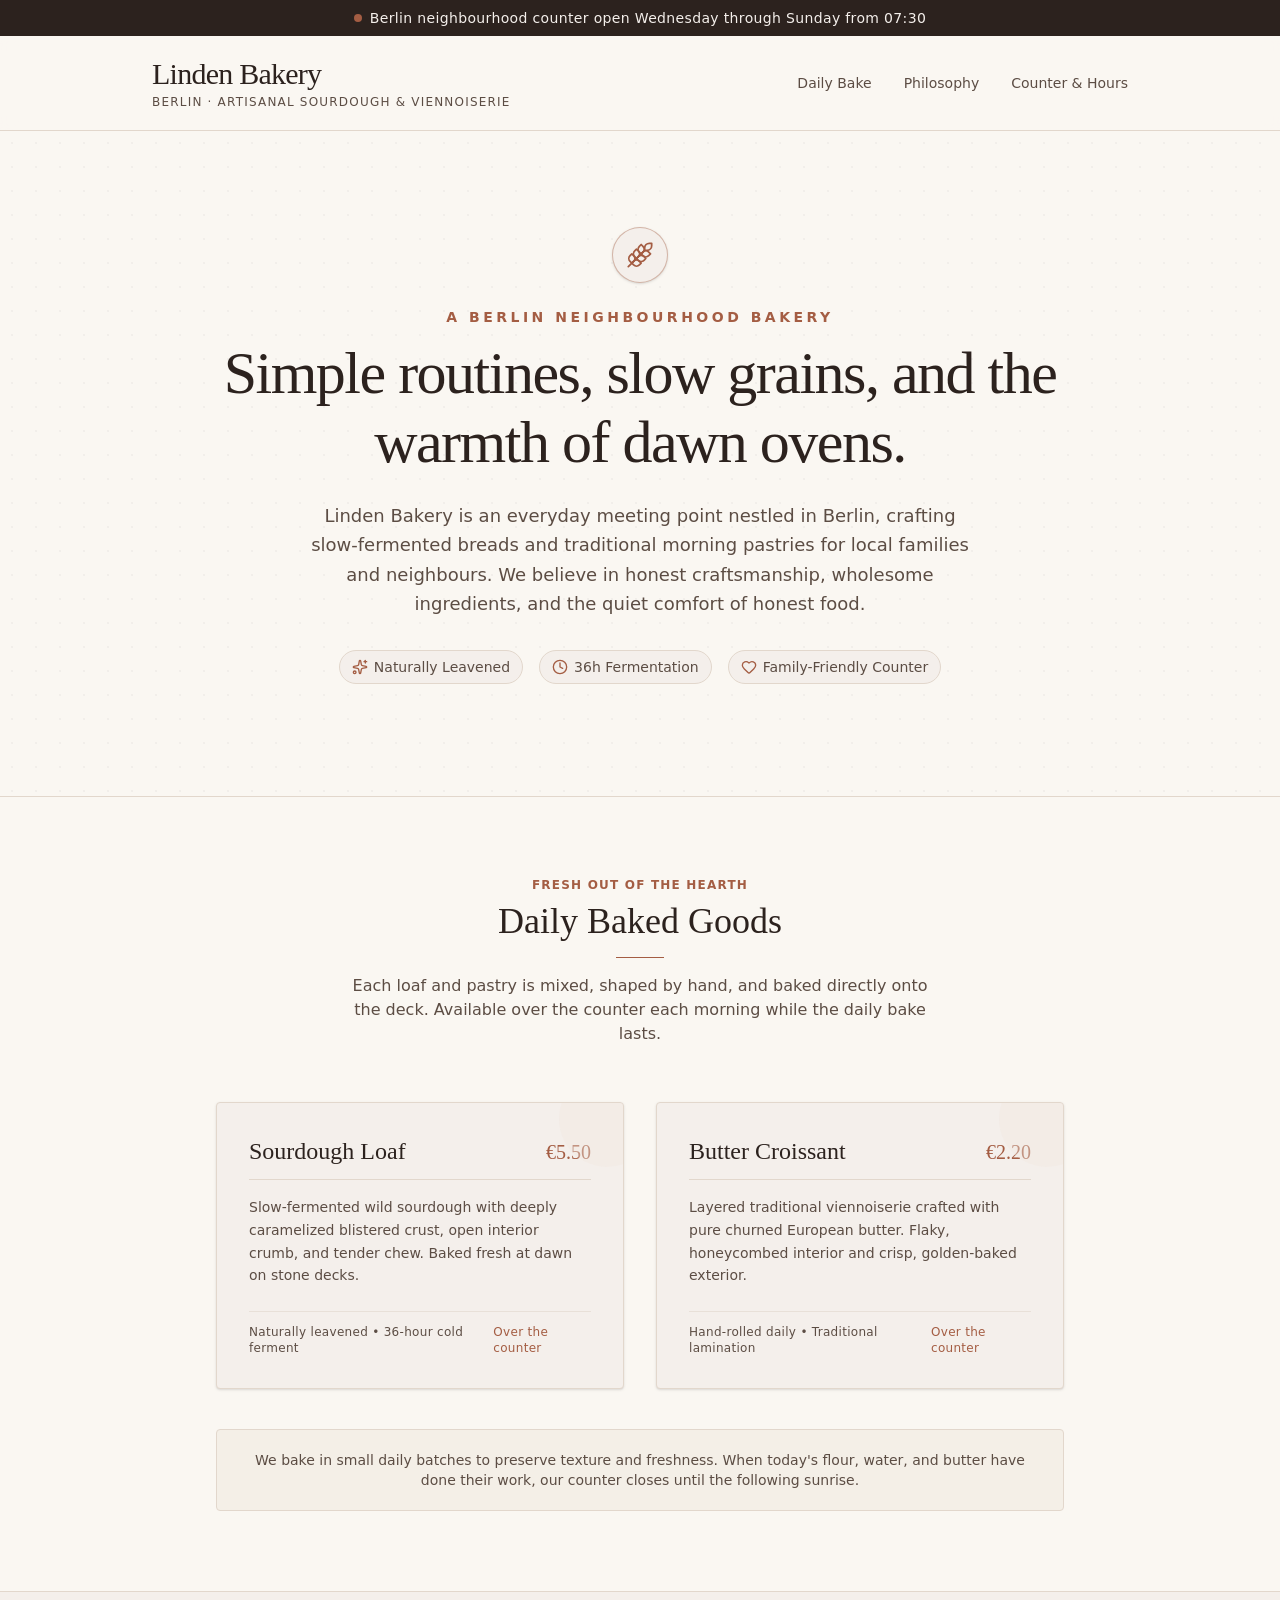
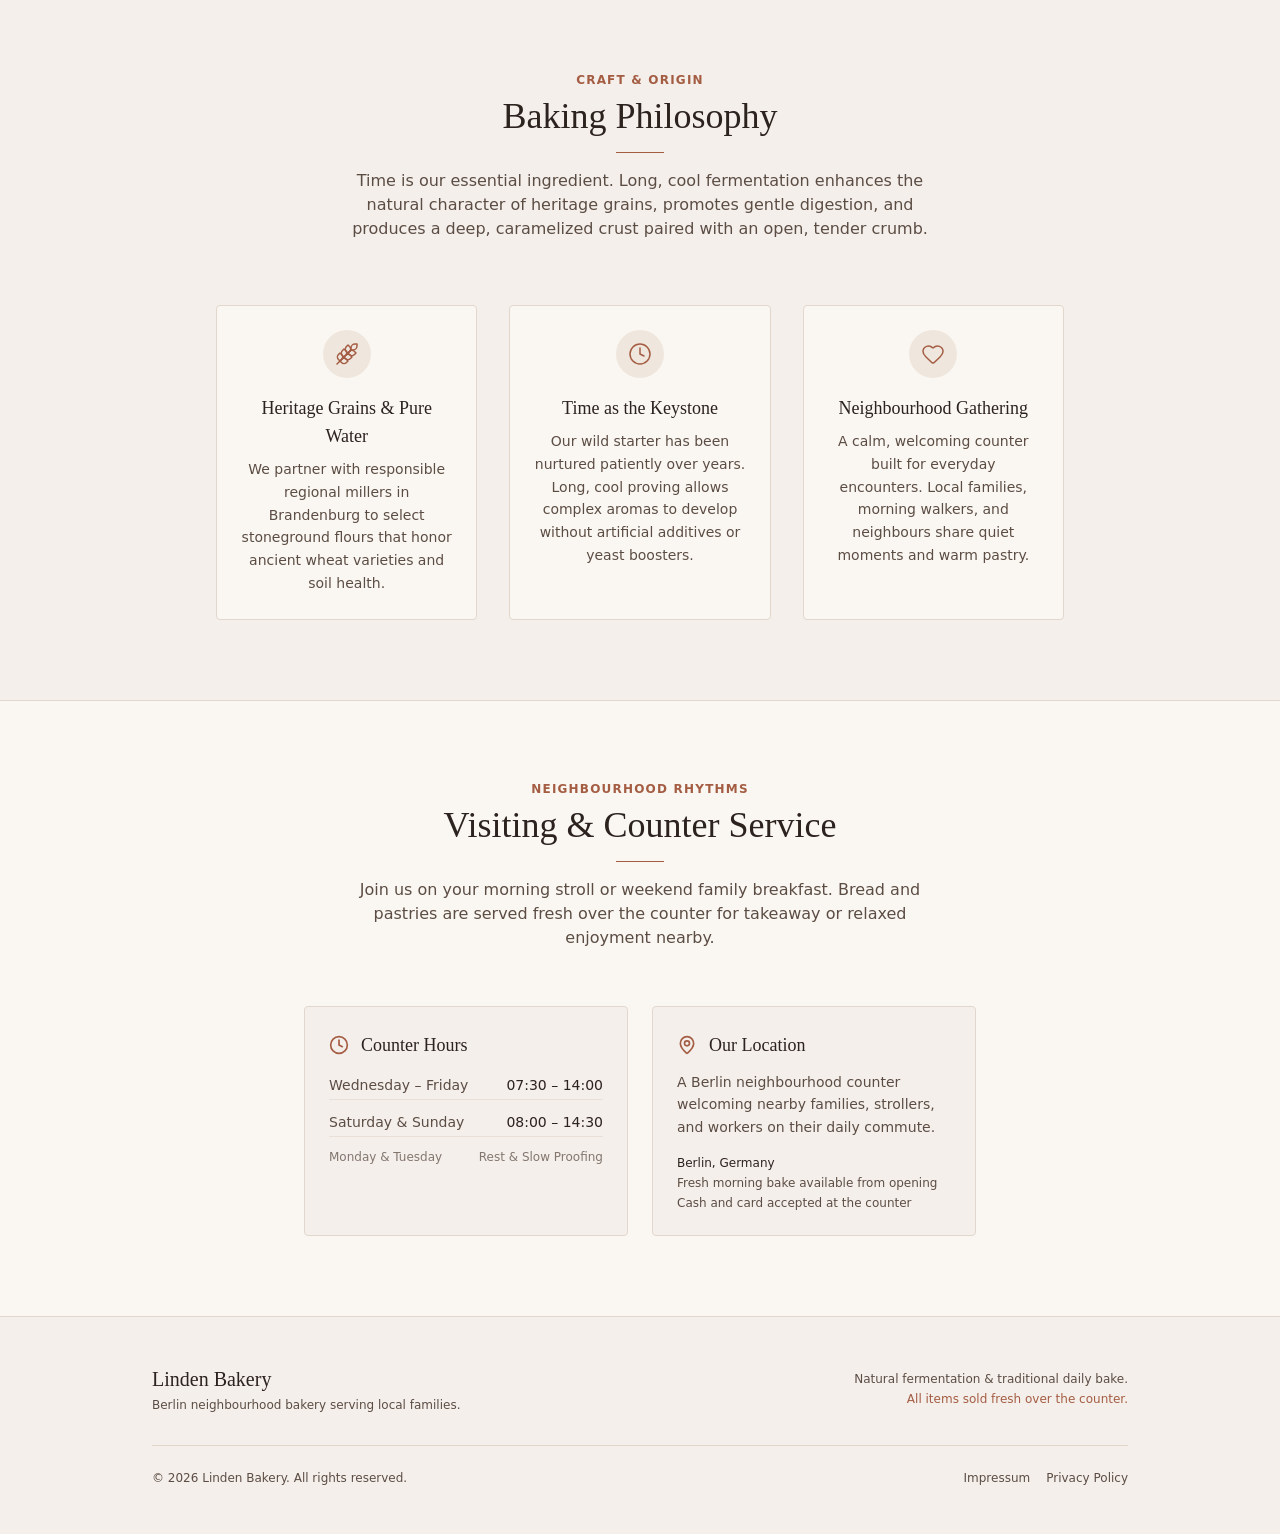
<file: index.html>
<!DOCTYPE html><html lang="en"><head><meta charset="UTF-8"><meta name="viewport" content="width=device-width,initial-scale=1.0"><meta name="theme-color" content="#111111"><title>Linden Bakery</title>  <script type="module" crossorigin="" src="./assets/index-rQcI4FW1.js"></script>
  <link rel="stylesheet" crossorigin="" href="./assets/index-BUD64OE3.css">
<meta name="ezsites-version" content="qa-staging-1023-create-58bab823975be24ad68eb0bc0424bdcf-legal-f2954504da28eaf3226581e8410282a9"></head><body><div id="root"></div><div id="ezsites-managed-legal" lang="en" role="contentinfo" aria-label="Legal Information" style="all:initial!important;font:14px/1.6 system-ui,sans-serif!important;color:#172033!important;display:block!important;position:relative!important;visibility:visible!important;opacity:1!important;padding:20px!important;background:#f5f6f8!important;text-align:center!important;clear:both!important;"><strong style="all:initial!important;font:14px/1.6 system-ui,sans-serif!important;color:#172033!important;display:inline!important;">Legal Information</strong> <a style="all:initial!important;font:14px/1.6 system-ui,sans-serif!important;color:#172033!important;display:inline-flex!important;align-items:center!important;min-height:44px!important;box-sizing:border-box!important;text-decoration:underline!important;padding:0 8px!important;" href="/legal#impressum">Impressum</a> <a style="all:initial!important;font:14px/1.6 system-ui,sans-serif!important;color:#172033!important;display:inline-flex!important;align-items:center!important;min-height:44px!important;box-sizing:border-box!important;text-decoration:underline!important;padding:0 8px!important;" href="/legal#privacy">Privacy Policy</a></div></body></html>
</file>
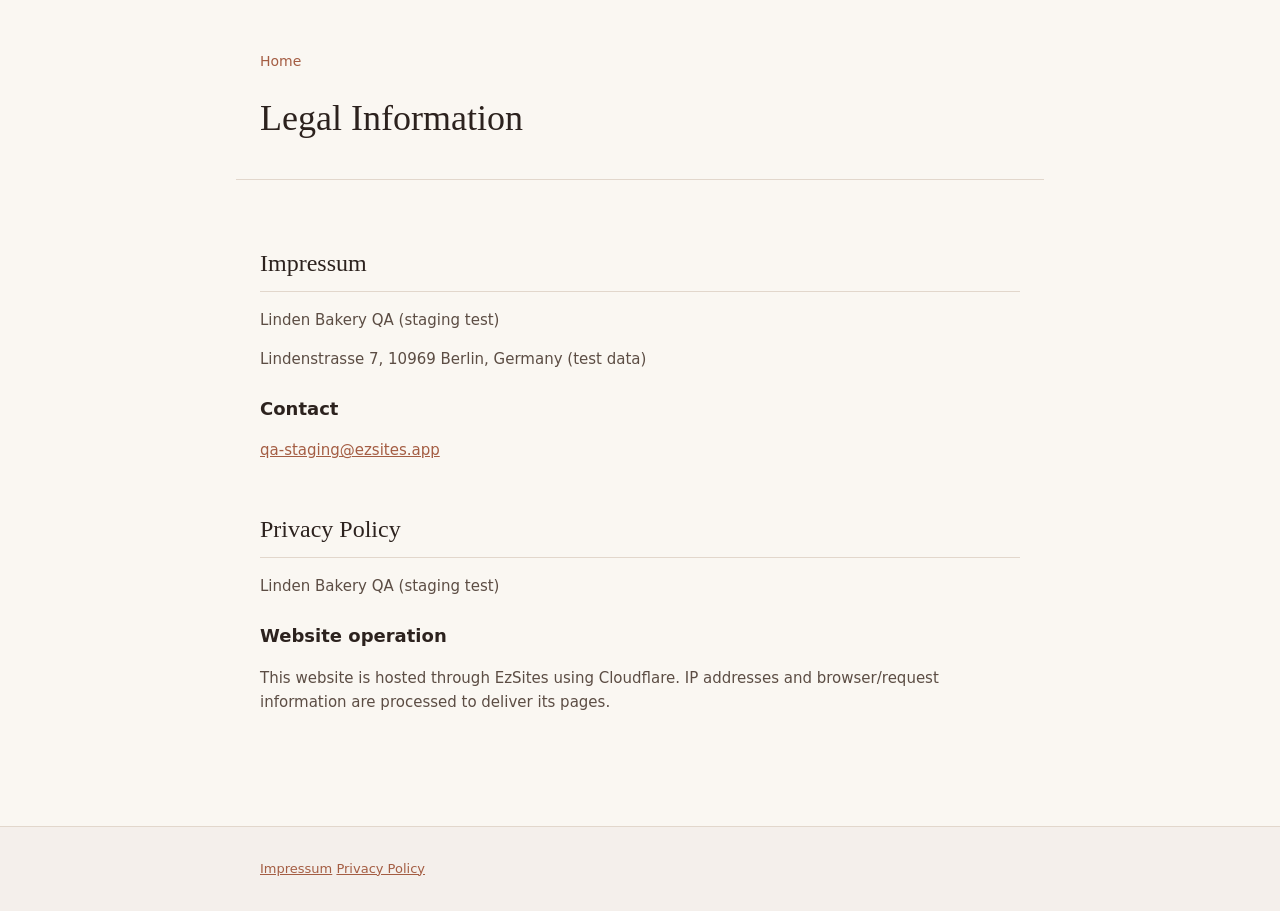
<file: legal/index.html>
<!DOCTYPE html><html lang="en"><head><meta charset="utf-8"><meta name="viewport" content="width=device-width,initial-scale=1"><meta name="ezsites-legal-design" content="1"><title>Legal Information</title><style>body { background-color: #FAF7F2; color: #2C221E; font-family: ui-sans-serif, system-ui, -apple-system, BlinkMacSystemFont, 'Segoe UI', Roboto, sans-serif; margin: 0; padding: 0; line-height: 1.6; } header { max-width: 760px; margin: 0 auto; padding: 3rem 1.5rem 1.5rem; border-bottom: 1px solid #E2D7CC; } [data-ezsites-slot='home'] a { font-size: 0.875rem; text-decoration: none; color: #A45D43; font-weight: 500; } [data-ezsites-slot='home'] a:hover { text-decoration: underline; } [data-ezsites-slot='title'] h1 { font-family: Georgia, Cambria, 'Times New Roman', serif; font-size: 2.25rem; font-weight: normal; margin: 1rem 0 0.5rem; color: #2C221E; } main { max-width: 760px; margin: 0 auto; padding: 2rem 1.5rem 4rem; } article { margin-bottom: 3rem; } h2 { font-family: Georgia, Cambria, 'Times New Roman', serif; font-size: 1.5rem; font-weight: normal; color: #2C221E; border-bottom: 1px solid #E2D7CC; padding-bottom: 0.5rem; margin-top: 2rem; margin-bottom: 1rem; } h3 { font-size: 1.125rem; color: #2C221E; margin-top: 1.5rem; margin-bottom: 0.5rem; } p, li { color: #5C4D44; font-size: 0.9375rem; word-break: break-word; } a { color: #A45D43; } [data-ezsites-slot='notice'] { background-color: #F4EFEB; border: 1px solid #E2D7CC; border-radius: 4px; padding: 1rem; margin-bottom: 2rem; font-size: 0.875rem; color: #5C4D44; } footer { border-top: 1px solid #E2D7CC; background-color: #F4EFEB; padding: 2rem 1.5rem; } [data-ezsites-slot='footer'] { max-width: 760px; margin: 0 auto; font-size: 0.8125rem; color: #5C4D44; }</style><meta name="ezsites-version" content="qa-staging-1023-create-58bab823975be24ad68eb0bc0424bdcf-legal-f2954504da28eaf3226581e8410282a9"></head><body><header><nav><div data-ezsites-slot="home"><a href="/">Home</a></div></nav><div data-ezsites-slot="title"><h1>Legal Information</h1></div></header><main><article><div data-ezsites-slot="impressum"><section id="impressum" data-ezsites-legal-content="impressum">
    <h2>Impressum</h2><p>Linden Bakery QA (staging test)</p><p>Lindenstrasse 7, 10969 Berlin, Germany (test data)</p>
    <h3>Contact</h3>
    <p><a href="mailto:qa-staging@ezsites.app">qa-staging@ezsites.app</a></p>
    
    
    
  </section></div></article><article><div data-ezsites-slot="privacy"><section id="privacy" data-ezsites-legal-content="privacy">
    <h2>Privacy Policy</h2><p>Linden Bakery QA (staging test)</p>
    <h3>Website operation</h3><p>This website is hosted through EzSites using Cloudflare. IP addresses and browser/request information are processed to deliver its pages.</p>
    
    
    
    
    
  </section></div></article></main><footer><div data-ezsites-slot="footer"><nav aria-label="Legal Information"><a href="/legal#impressum">Impressum</a> <a href="/legal#privacy">Privacy Policy</a></nav></div></footer></body></html>
</file>
<file: assets/index-BUD64OE3.css>
/*! tailwindcss v4.3.5 | MIT License | https://tailwindcss.com */@layer properties{@supports (((-webkit-hyphens:none)) and (not (margin-trim:block))) or ((-moz-orient:inline) and (not (color:rgb(from red r g b)))){*,:before,:after,::backdrop{--tw-space-y-reverse:0;--tw-border-style:solid;--tw-leading:initial;--tw-font-weight:initial;--tw-tracking:initial;--tw-shadow:0 0 #0000;--tw-shadow-color:initial;--tw-shadow-alpha:100%;--tw-inset-shadow:0 0 #0000;--tw-inset-shadow-color:initial;--tw-inset-shadow-alpha:100%;--tw-ring-color:initial;--tw-ring-shadow:0 0 #0000;--tw-inset-ring-color:initial;--tw-inset-ring-shadow:0 0 #0000;--tw-ring-inset:initial;--tw-ring-offset-width:0px;--tw-ring-offset-color:#fff;--tw-ring-offset-shadow:0 0 #0000;--tw-backdrop-blur:initial;--tw-backdrop-brightness:initial;--tw-backdrop-contrast:initial;--tw-backdrop-grayscale:initial;--tw-backdrop-hue-rotate:initial;--tw-backdrop-invert:initial;--tw-backdrop-opacity:initial;--tw-backdrop-saturate:initial;--tw-backdrop-sepia:initial;--tw-scale-x:1;--tw-scale-y:1;--tw-scale-z:1}}}@layer theme{:root,:host{--font-sans:-apple-system, BlinkMacSystemFont, "Segoe UI", Roboto, "Helvetica Neue", "Noto Sans", Arial, sans-serif, "Apple Color Emoji", "Segoe UI Emoji", "Segoe UI Symbol", "Noto Color Emoji";--font-serif:ui-serif, Georgia, Cambria, "Times New Roman", Times, serif;--font-mono:ui-monospace, SFMono-Regular, Menlo, Monaco, Consolas, "Liberation Mono", "Courier New", monospace;--spacing:.25rem;--container-xl:36rem;--container-2xl:42rem;--container-4xl:56rem;--container-5xl:64rem;--text-xs:.75rem;--text-xs--line-height:calc(1 / .75);--text-sm:.875rem;--text-sm--line-height:calc(1.25 / .875);--text-base:1rem;--text-base--line-height: 1.5 ;--text-lg:1.125rem;--text-lg--line-height:calc(1.75 / 1.125);--text-xl:1.25rem;--text-xl--line-height:calc(1.75 / 1.25);--text-2xl:1.5rem;--text-2xl--line-height:calc(2 / 1.5);--text-3xl:1.875rem;--text-3xl--line-height: 1.2 ;--text-4xl:2.25rem;--text-4xl--line-height:calc(2.5 / 2.25);--text-6xl:3.75rem;--text-6xl--line-height:1;--font-weight-medium:500;--font-weight-semibold:600;--tracking-tight:-.025em;--tracking-wide:.025em;--tracking-widest:.1em;--leading-relaxed:1.625;--radius-sm:.25rem;--animate-pulse:pulse 2s cubic-bezier(.4, 0, .6, 1) infinite;--blur-sm:8px;--default-transition-duration:.15s;--default-transition-timing-function:cubic-bezier(.4, 0, .2, 1);--default-font-family:var(--font-sans);--default-mono-font-family:var(--font-mono)}}@layer base{*,:after,:before,::backdrop{box-sizing:border-box;border:0 solid;margin:0;padding:0}::file-selector-button{box-sizing:border-box;border:0 solid;margin:0;padding:0}html,:host{-webkit-text-size-adjust:100%;tab-size:4;line-height:1.5;font-family:var(--default-font-family,-apple-system, BlinkMacSystemFont, "Segoe UI", Roboto, "Helvetica Neue", "Noto Sans", Arial, sans-serif, "Apple Color Emoji", "Segoe UI Emoji", "Segoe UI Symbol", "Noto Color Emoji");font-feature-settings:var(--default-font-feature-settings,normal);font-variation-settings:var(--default-font-variation-settings,normal);-webkit-tap-highlight-color:transparent}hr{height:0;color:inherit;border-top-width:1px}abbr:where([title]){-webkit-text-decoration:underline dotted;text-decoration:underline dotted}h1,h2,h3,h4,h5,h6{font-size:inherit;font-weight:inherit}a{color:inherit;-webkit-text-decoration:inherit;text-decoration:inherit}b,strong{font-weight:bolder}code,kbd,samp,pre{font-family:var(--default-mono-font-family,ui-monospace, SFMono-Regular, Menlo, Monaco, Consolas, "Liberation Mono", "Courier New", monospace);font-feature-settings:var(--default-mono-font-feature-settings,normal);font-variation-settings:var(--default-mono-font-variation-settings,normal);font-size:1em}small{font-size:80%}sub,sup{vertical-align:baseline;font-size:75%;line-height:0;position:relative}sub{bottom:-.25em}sup{top:-.5em}table{text-indent:0;border-color:inherit;border-collapse:collapse}:-moz-focusring:where(:not(iframe)){outline:auto}progress{vertical-align:baseline}summary{display:list-item}ol,ul,menu{list-style:none}img,svg,video,canvas,audio,iframe,embed,object{vertical-align:middle;display:block}img,video{max-width:100%;height:auto}button,input,select,optgroup,textarea{font:inherit;font-feature-settings:inherit;font-variation-settings:inherit;letter-spacing:inherit;color:inherit;opacity:1;background-color:#0000;border-radius:0}::file-selector-button{font:inherit;font-feature-settings:inherit;font-variation-settings:inherit;letter-spacing:inherit;color:inherit;opacity:1;background-color:#0000;border-radius:0}:where(select:is([multiple],[size])) optgroup{font-weight:bolder}:where(select:is([multiple],[size])) optgroup option{padding-inline-start:20px}::file-selector-button{margin-inline-end:4px}::placeholder{opacity:1}@supports (not ((-webkit-appearance:-apple-pay-button))) or (contain-intrinsic-size:1px){::placeholder{color:currentColor}@supports (color:color-mix(in lab,red,red)){::placeholder{color:color-mix(in oklab,currentcolor 50%,transparent)}}}textarea{resize:vertical}::-webkit-search-decoration{-webkit-appearance:none}::-webkit-date-and-time-value{min-height:1lh;text-align:inherit}::-webkit-datetime-edit{display:inline-flex}::-webkit-datetime-edit-fields-wrapper{padding:0}::-webkit-datetime-edit{padding-block:0}::-webkit-datetime-edit-year-field{padding-block:0}::-webkit-datetime-edit-month-field{padding-block:0}::-webkit-datetime-edit-day-field{padding-block:0}::-webkit-datetime-edit-hour-field{padding-block:0}::-webkit-datetime-edit-minute-field{padding-block:0}::-webkit-datetime-edit-second-field{padding-block:0}::-webkit-datetime-edit-millisecond-field{padding-block:0}::-webkit-datetime-edit-meridiem-field{padding-block:0}::-webkit-calendar-picker-indicator{line-height:1}:-moz-ui-invalid{box-shadow:none}button,input:where([type=button],[type=reset],[type=submit]){appearance:button}::file-selector-button{appearance:button}::-webkit-inner-spin-button{height:auto}::-webkit-outer-spin-button{height:auto}[hidden]:where(:not([hidden=until-found])){display:none!important}:root{--cream-bg:#faf7f2;--cream-card:#f4efeb;--cream-accent:#efe7de;--brown-primary:#2c221e;--brown-muted:#5c4d44;--terracotta:#a45d43;--border-warm:#e2d7cc}body{background-color:var(--cream-bg);color:var(--brown-primary);-webkit-font-smoothing:antialiased;font-family:ui-sans-serif,system-ui,-apple-system,BlinkMacSystemFont,Segoe UI,Roboto,Helvetica Neue,Arial,sans-serif}h1,h2,h3,h4{font-family:Georgia,Cambria,Times New Roman,Times,serif}}@layer components;@layer utilities{.visible{visibility:visible}.absolute{position:absolute}.relative{position:relative}.sticky{position:sticky}.top-0{top:0}.right-0{right:0}.z-30{z-index:30}.mx-auto{margin-inline:auto}.-mt-8{margin-top:calc(var(--spacing) * -8)}.mt-0\.5{margin-top:calc(var(--spacing) * .5)}.mt-1{margin-top:var(--spacing)}.mt-4{margin-top:calc(var(--spacing) * 4)}.mt-10{margin-top:calc(var(--spacing) * 10)}.-mr-8{margin-right:calc(var(--spacing) * -8)}.mb-2{margin-bottom:calc(var(--spacing) * 2)}.mb-3{margin-bottom:calc(var(--spacing) * 3)}.mb-4{margin-bottom:calc(var(--spacing) * 4)}.mb-6{margin-bottom:calc(var(--spacing) * 6)}.mb-8{margin-bottom:calc(var(--spacing) * 8)}.mb-14{margin-bottom:calc(var(--spacing) * 14)}.mb-16{margin-bottom:calc(var(--spacing) * 16)}.ml-4{margin-left:calc(var(--spacing) * 4)}.block{display:block}.flex{display:flex}.grid{display:grid}.hidden{display:none}.inline-block{display:inline-block}.inline-flex{display:inline-flex}.h-2{height:calc(var(--spacing) * 2)}.h-4{height:calc(var(--spacing) * 4)}.h-5{height:calc(var(--spacing) * 5)}.h-6{height:calc(var(--spacing) * 6)}.h-7{height:calc(var(--spacing) * 7)}.h-12{height:calc(var(--spacing) * 12)}.h-14{height:calc(var(--spacing) * 14)}.h-24{height:calc(var(--spacing) * 24)}.h-px{height:1px}.min-h-screen{min-height:100vh}.w-2{width:calc(var(--spacing) * 2)}.w-4{width:calc(var(--spacing) * 4)}.w-5{width:calc(var(--spacing) * 5)}.w-6{width:calc(var(--spacing) * 6)}.w-7{width:calc(var(--spacing) * 7)}.w-12{width:calc(var(--spacing) * 12)}.w-14{width:calc(var(--spacing) * 14)}.w-24{width:calc(var(--spacing) * 24)}.w-full{width:100%}.max-w-2xl{max-width:var(--container-2xl)}.max-w-4xl{max-width:var(--container-4xl)}.max-w-5xl{max-width:var(--container-5xl)}.max-w-xl{max-width:var(--container-xl)}.flex-1{flex:1}.shrink-0{flex-shrink:0}.animate-pulse{animation:var(--animate-pulse)}.resize{resize:both}.grid-cols-1{grid-template-columns:repeat(1,minmax(0,1fr))}.flex-col{flex-direction:column}.flex-wrap{flex-wrap:wrap}.items-baseline{align-items:baseline}.items-center{align-items:center}.justify-between{justify-content:space-between}.justify-center{justify-content:center}.gap-1\.5{gap:calc(var(--spacing) * 1.5)}.gap-2{gap:calc(var(--spacing) * 2)}.gap-3{gap:calc(var(--spacing) * 3)}.gap-4{gap:calc(var(--spacing) * 4)}.gap-6{gap:calc(var(--spacing) * 6)}.gap-8{gap:calc(var(--spacing) * 8)}:where(.space-y-1>:not(:last-child)){--tw-space-y-reverse:0;margin-block-start:calc(var(--spacing) * var(--tw-space-y-reverse));margin-block-end:calc(var(--spacing) * calc(1 - var(--tw-space-y-reverse)))}:where(.space-y-2>:not(:last-child)){--tw-space-y-reverse:0;margin-block-start:calc(calc(var(--spacing) * 2) * var(--tw-space-y-reverse));margin-block-end:calc(calc(var(--spacing) * 2) * calc(1 - var(--tw-space-y-reverse)))}.overflow-hidden{overflow:hidden}.rounded-full{border-radius:2147483647px}.rounded-sm{border-radius:var(--radius-sm)}.border{border-style:var(--tw-border-style);border-width:1px}.border-y{border-block-style:var(--tw-border-style);border-block-width:1px}.border-t{border-top-style:var(--tw-border-style);border-top-width:1px}.border-b{border-bottom-style:var(--tw-border-style);border-bottom-width:1px}.border-\[\#A45D43\]\/40{border-color:#a45d4366}.border-\[\#E2D7CC\]{border-color:#e2d7cc}.border-\[\#E2D7CC\]\/60{border-color:#e2d7cc99}.bg-\[\#2C221E\]{background-color:#2c221e}.bg-\[\#A45D43\]{background-color:#a45d43}.bg-\[\#EFE7DE\]{background-color:#efe7de}.bg-\[\#EFE7DE\]\/50{background-color:#efe7de80}.bg-\[\#F4EFEB\]{background-color:#f4efeb}.bg-\[\#FAF7F2\]{background-color:#faf7f2}.bg-\[\#FAF7F2\]\/90{background-color:#faf7f2e6}.stroke-\[1\.5\]{stroke-width:1.5px}.p-5{padding:calc(var(--spacing) * 5)}.p-6{padding:calc(var(--spacing) * 6)}.p-8{padding:calc(var(--spacing) * 8)}.px-3{padding-inline:calc(var(--spacing) * 3)}.px-4{padding-inline:calc(var(--spacing) * 4)}.px-6{padding-inline:calc(var(--spacing) * 6)}.py-1{padding-block:var(--spacing)}.py-1\.5{padding-block:calc(var(--spacing) * 1.5)}.py-2{padding-block:calc(var(--spacing) * 2)}.py-5{padding-block:calc(var(--spacing) * 5)}.py-12{padding-block:calc(var(--spacing) * 12)}.py-20{padding-block:calc(var(--spacing) * 20)}.pt-3{padding-top:calc(var(--spacing) * 3)}.pt-6{padding-top:calc(var(--spacing) * 6)}.pt-16{padding-top:calc(var(--spacing) * 16)}.pb-3{padding-bottom:calc(var(--spacing) * 3)}.pb-8{padding-bottom:calc(var(--spacing) * 8)}.pb-20{padding-bottom:calc(var(--spacing) * 20)}.text-center{text-align:center}.font-serif{font-family:var(--font-serif)}.text-2xl{font-size:var(--text-2xl);line-height:var(--tw-leading,var(--text-2xl--line-height))}.text-3xl{font-size:var(--text-3xl);line-height:var(--tw-leading,var(--text-3xl--line-height))}.text-4xl{font-size:var(--text-4xl);line-height:var(--tw-leading,var(--text-4xl--line-height))}.text-base{font-size:var(--text-base);line-height:var(--tw-leading,var(--text-base--line-height))}.text-lg{font-size:var(--text-lg);line-height:var(--tw-leading,var(--text-lg--line-height))}.text-sm{font-size:var(--text-sm);line-height:var(--tw-leading,var(--text-sm--line-height))}.text-xl{font-size:var(--text-xl);line-height:var(--tw-leading,var(--text-xl--line-height))}.text-xs{font-size:var(--text-xs);line-height:var(--tw-leading,var(--text-xs--line-height))}.leading-\[1\.15\]{--tw-leading:1.15;line-height:1.15}.leading-relaxed{--tw-leading:var(--leading-relaxed);line-height:var(--leading-relaxed)}.font-medium{--tw-font-weight:var(--font-weight-medium);font-weight:var(--font-weight-medium)}.font-semibold{--tw-font-weight:var(--font-weight-semibold);font-weight:var(--font-weight-semibold)}.tracking-\[0\.25em\]{--tw-tracking:.25em;letter-spacing:.25em}.tracking-tight{--tw-tracking:var(--tracking-tight);letter-spacing:var(--tracking-tight)}.tracking-wide{--tw-tracking:var(--tracking-wide);letter-spacing:var(--tracking-wide)}.tracking-widest{--tw-tracking:var(--tracking-widest);letter-spacing:var(--tracking-widest)}.text-\[\#2C221E\]{color:#2c221e}.text-\[\#5C4D44\]{color:#5c4d44}.text-\[\#5C4D44\]\/75{color:#5c4d44bf}.text-\[\#A45D43\]{color:#a45d43}.text-\[\#F4EFEB\]{color:#f4efeb}.uppercase{text-transform:uppercase}.decoration-\[\#A45D43\]{text-decoration-color:#a45d43}.underline-offset-4{text-underline-offset:4px}.opacity-40{opacity:.4}.shadow-sm{--tw-shadow:0 1px 3px 0 var(--tw-shadow-color,#0000001a), 0 1px 2px -1px var(--tw-shadow-color,#0000001a);box-shadow:var(--tw-inset-shadow),var(--tw-inset-ring-shadow),var(--tw-ring-offset-shadow),var(--tw-ring-shadow),var(--tw-shadow)}.backdrop-blur-sm{--tw-backdrop-blur:blur(var(--blur-sm));-webkit-backdrop-filter:var(--tw-backdrop-blur, ) var(--tw-backdrop-brightness, ) var(--tw-backdrop-contrast, ) var(--tw-backdrop-grayscale, ) var(--tw-backdrop-hue-rotate, ) var(--tw-backdrop-invert, ) var(--tw-backdrop-opacity, ) var(--tw-backdrop-saturate, ) var(--tw-backdrop-sepia, );backdrop-filter:var(--tw-backdrop-blur, ) var(--tw-backdrop-brightness, ) var(--tw-backdrop-contrast, ) var(--tw-backdrop-grayscale, ) var(--tw-backdrop-hue-rotate, ) var(--tw-backdrop-invert, ) var(--tw-backdrop-opacity, ) var(--tw-backdrop-saturate, ) var(--tw-backdrop-sepia, )}.transition{transition-property:color,background-color,border-color,outline-color,text-decoration-color,fill,stroke,--tw-gradient-from,--tw-gradient-via,--tw-gradient-to,opacity,box-shadow,transform,translate,scale,rotate,filter,-webkit-backdrop-filter,backdrop-filter,display,content-visibility,overlay,pointer-events;transition-timing-function:var(--tw-ease,var(--default-transition-timing-function));transition-duration:var(--tw-duration,var(--default-transition-duration))}.transition-all{transition-property:all;transition-timing-function:var(--tw-ease,var(--default-transition-timing-function));transition-duration:var(--tw-duration,var(--default-transition-duration))}.transition-colors{transition-property:color,background-color,border-color,outline-color,text-decoration-color,fill,stroke,--tw-gradient-from,--tw-gradient-via,--tw-gradient-to;transition-timing-function:var(--tw-ease,var(--default-transition-timing-function));transition-duration:var(--tw-duration,var(--default-transition-duration))}.transition-opacity{transition-property:opacity;transition-timing-function:var(--tw-ease,var(--default-transition-timing-function));transition-duration:var(--tw-duration,var(--default-transition-duration))}.transition-transform{transition-property:transform,translate,scale,rotate;transition-timing-function:var(--tw-ease,var(--default-transition-timing-function));transition-duration:var(--tw-duration,var(--default-transition-duration))}@media(hover:hover){:is(:where(.group):hover .group-hover\:scale-125){--tw-scale-x:125%;--tw-scale-y:125%;--tw-scale-z:125%;scale:var(--tw-scale-x) var(--tw-scale-y)}}.selection\:bg-\[\#EFE7DE\] ::selection{background-color:#efe7de}.selection\:bg-\[\#EFE7DE\]::selection{background-color:#efe7de}.selection\:text-\[\#2C221E\] ::selection{color:#2c221e}.selection\:text-\[\#2C221E\]::selection{color:#2c221e}@media(hover:hover){.hover\:border-\[\#A45D43\]\/50:hover{border-color:#a45d4380}.hover\:text-\[\#2C221E\]:hover{color:#2c221e}.hover\:underline:hover{text-decoration-line:underline}.hover\:opacity-90:hover{opacity:.9}}@media(min-width:40rem){.sm\:grid-cols-2{grid-template-columns:repeat(2,minmax(0,1fr))}.sm\:flex-row{flex-direction:row}.sm\:gap-8{gap:calc(var(--spacing) * 8)}.sm\:pt-24{padding-top:calc(var(--spacing) * 24)}.sm\:pb-28{padding-bottom:calc(var(--spacing) * 28)}.sm\:text-left{text-align:left}.sm\:text-right{text-align:right}.sm\:text-3xl{font-size:var(--text-3xl);line-height:var(--tw-leading,var(--text-3xl--line-height))}.sm\:text-4xl{font-size:var(--text-4xl);line-height:var(--tw-leading,var(--text-4xl--line-height))}.sm\:text-6xl{font-size:var(--text-6xl);line-height:var(--tw-leading,var(--text-6xl--line-height))}.sm\:text-base{font-size:var(--text-base);line-height:var(--tw-leading,var(--text-base--line-height))}.sm\:text-lg{font-size:var(--text-lg);line-height:var(--tw-leading,var(--text-lg--line-height))}.sm\:text-sm{font-size:var(--text-sm);line-height:var(--tw-leading,var(--text-sm--line-height))}}@media(min-width:48rem){.md\:grid-cols-2{grid-template-columns:repeat(2,minmax(0,1fr))}.md\:grid-cols-3{grid-template-columns:repeat(3,minmax(0,1fr))}}}.editorial-rule{background-image:linear-gradient(to right,transparent,var(--border-warm),transparent)}.subtle-grain{background-image:radial-gradient(#2c221e0a 1px,#0000 0);background-size:24px 24px}@property --tw-space-y-reverse{syntax:"*";inherits:false;initial-value:0}@property --tw-border-style{syntax:"*";inherits:false;initial-value:solid}@property --tw-leading{syntax:"*";inherits:false}@property --tw-font-weight{syntax:"*";inherits:false}@property --tw-tracking{syntax:"*";inherits:false}@property --tw-shadow{syntax:"*";inherits:false;initial-value:0 0 #0000}@property --tw-shadow-color{syntax:"*";inherits:false}@property --tw-shadow-alpha{syntax:"<percentage>";inherits:false;initial-value:100%}@property --tw-inset-shadow{syntax:"*";inherits:false;initial-value:0 0 #0000}@property --tw-inset-shadow-color{syntax:"*";inherits:false}@property --tw-inset-shadow-alpha{syntax:"<percentage>";inherits:false;initial-value:100%}@property --tw-ring-color{syntax:"*";inherits:false}@property --tw-ring-shadow{syntax:"*";inherits:false;initial-value:0 0 #0000}@property --tw-inset-ring-color{syntax:"*";inherits:false}@property --tw-inset-ring-shadow{syntax:"*";inherits:false;initial-value:0 0 #0000}@property --tw-ring-inset{syntax:"*";inherits:false}@property --tw-ring-offset-width{syntax:"<length>";inherits:false;initial-value:0}@property --tw-ring-offset-color{syntax:"*";inherits:false;initial-value:#fff}@property --tw-ring-offset-shadow{syntax:"*";inherits:false;initial-value:0 0 #0000}@property --tw-backdrop-blur{syntax:"*";inherits:false}@property --tw-backdrop-brightness{syntax:"*";inherits:false}@property --tw-backdrop-contrast{syntax:"*";inherits:false}@property --tw-backdrop-grayscale{syntax:"*";inherits:false}@property --tw-backdrop-hue-rotate{syntax:"*";inherits:false}@property --tw-backdrop-invert{syntax:"*";inherits:false}@property --tw-backdrop-opacity{syntax:"*";inherits:false}@property --tw-backdrop-saturate{syntax:"*";inherits:false}@property --tw-backdrop-sepia{syntax:"*";inherits:false}@property --tw-scale-x{syntax:"*";inherits:false;initial-value:1}@property --tw-scale-y{syntax:"*";inherits:false;initial-value:1}@property --tw-scale-z{syntax:"*";inherits:false;initial-value:1}@keyframes pulse{50%{opacity:.5}}
</file>
